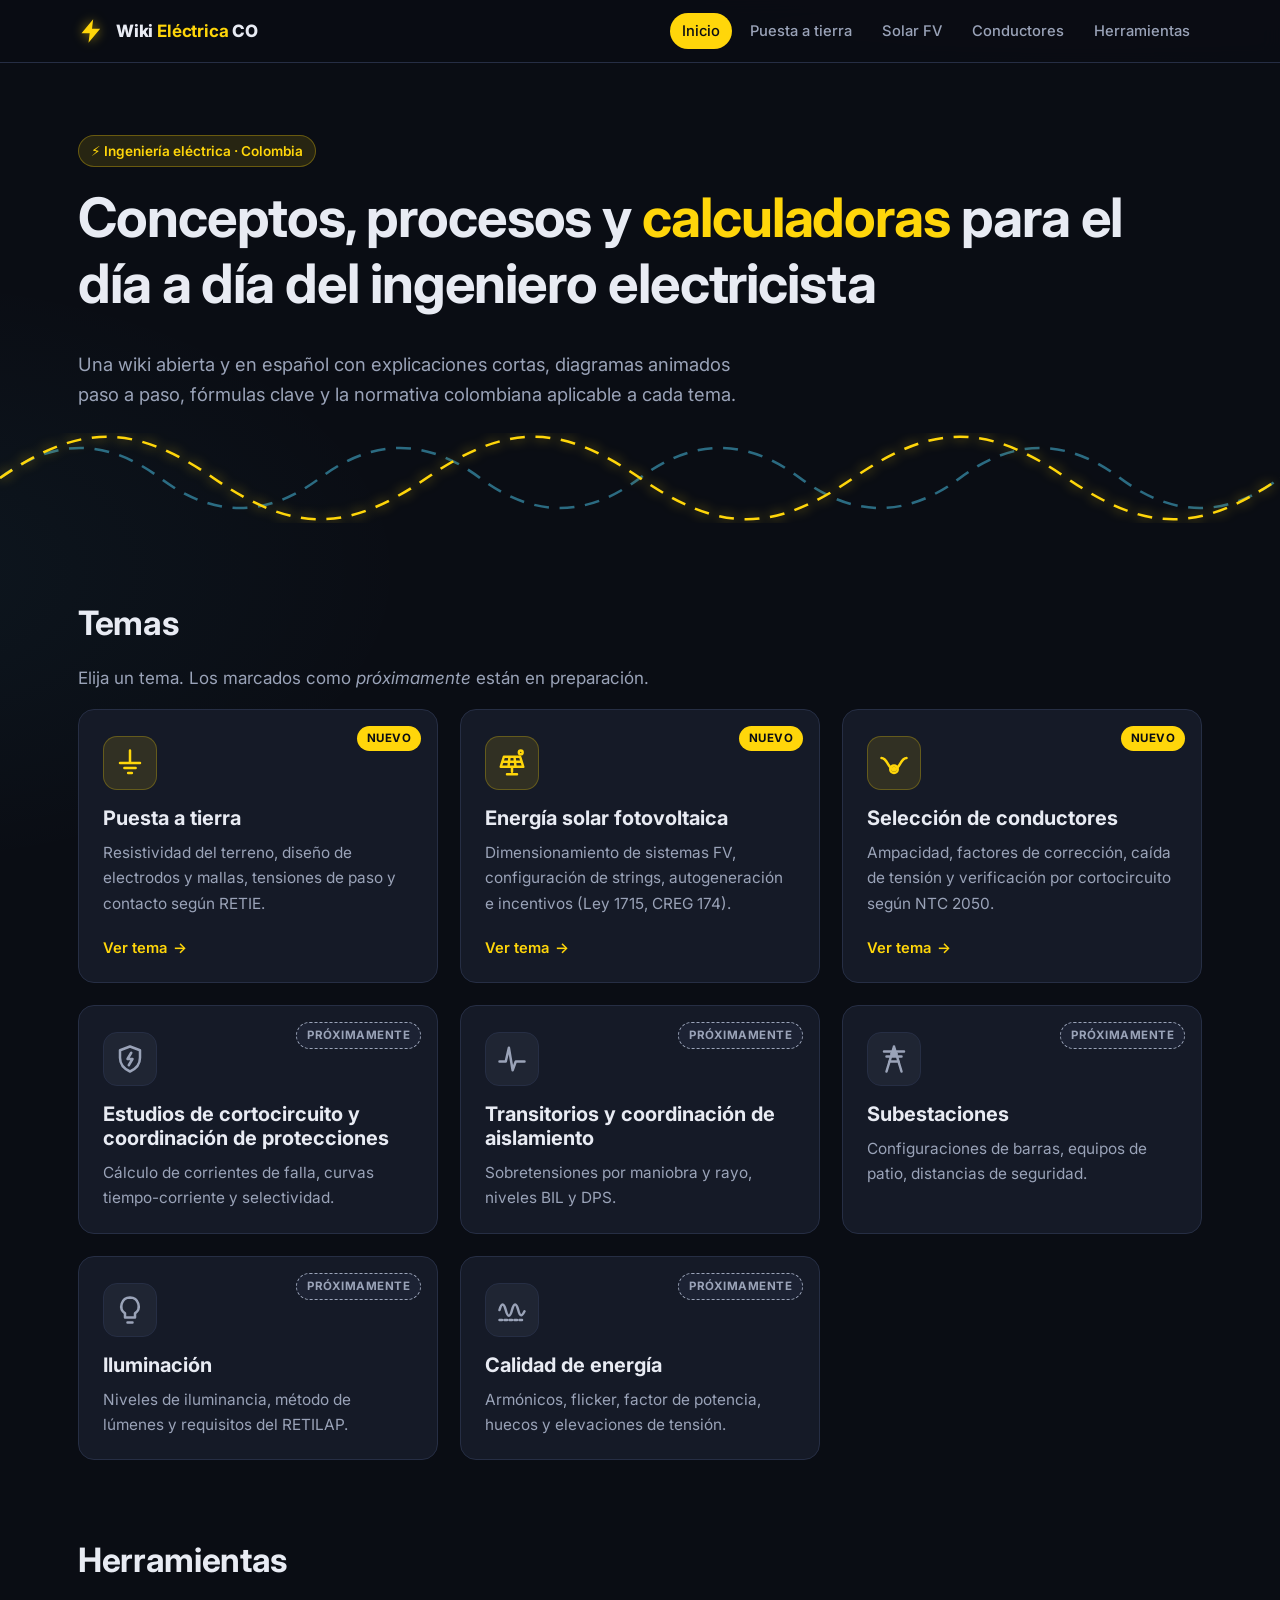
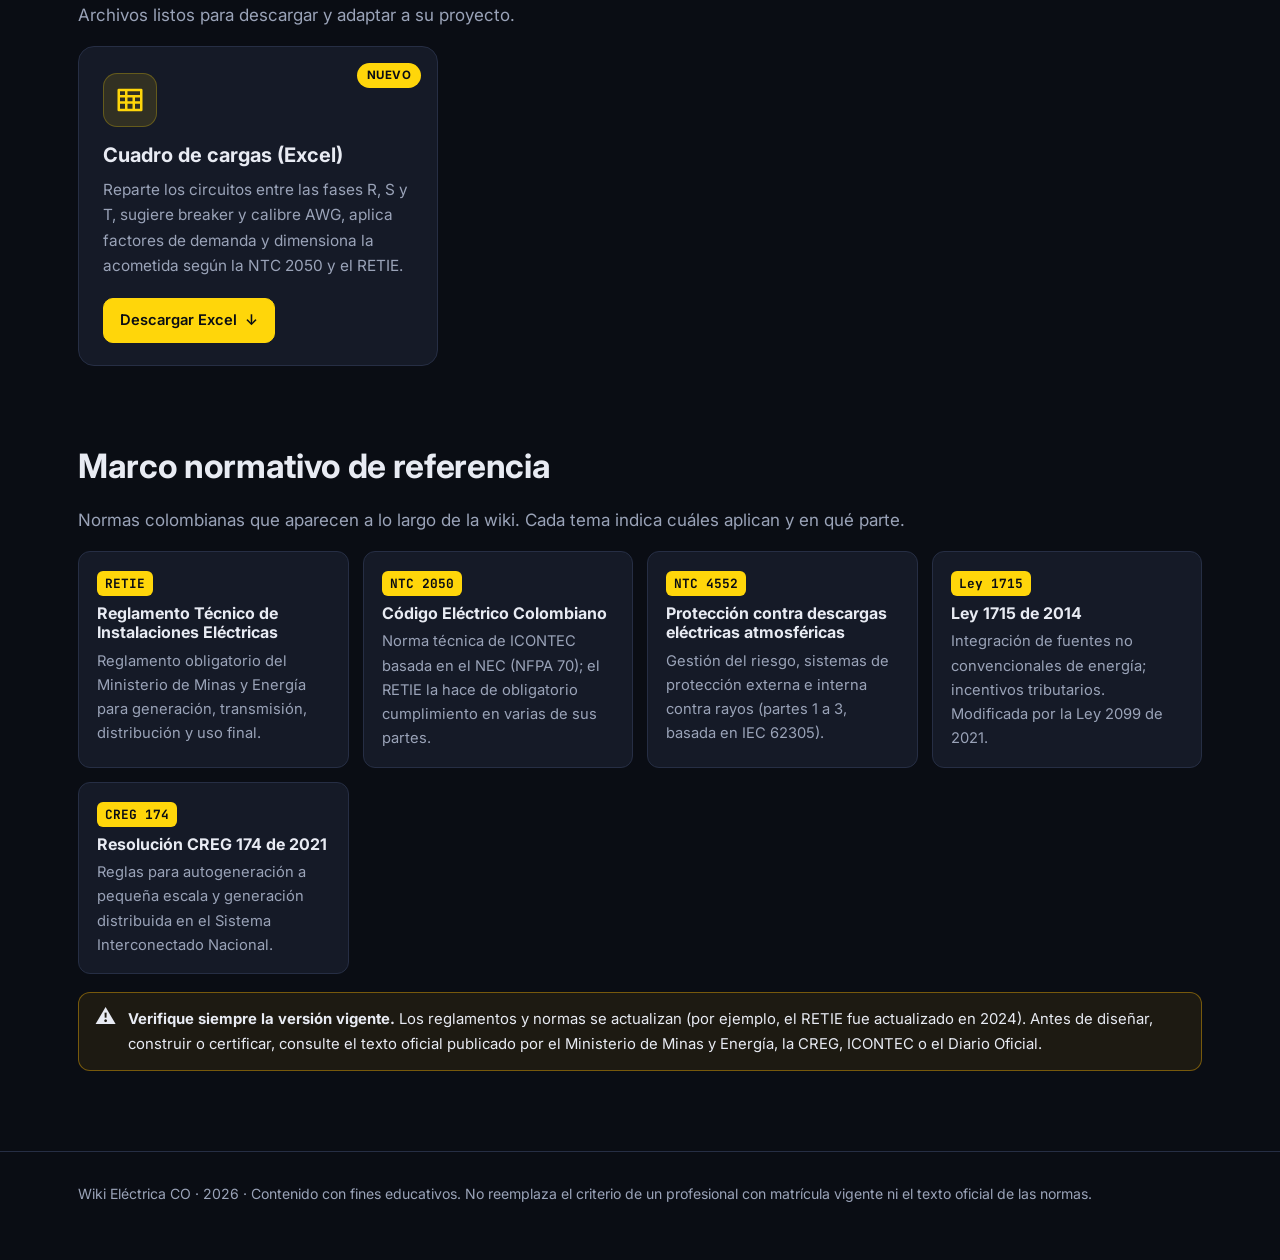
<file: index.html>
<!doctype html>
<html lang="es">
<head>
  <meta charset="utf-8">
  <meta name="viewport" content="width=device-width, initial-scale=1">
  <title>Wiki Eléctrica Colombia</title>
  <meta name="description" content="Wiki de ingeniería eléctrica en Colombia: puesta a tierra, energía solar fotovoltaica, selección de conductores y normativa (RETIE, NTC 2050, NTC 4552, Ley 1715, CREG 174).">
  <meta name="theme-color" content="#0a0d14">
  <link rel="icon" href="assets/favicon.svg" type="image/svg+xml">
  <link rel="preconnect" href="https://fonts.googleapis.com">
  <link rel="preconnect" href="https://fonts.gstatic.com" crossorigin>
  <link href="https://fonts.googleapis.com/css2?family=Inter:wght@400;500;600;700;800&family=JetBrains+Mono:wght@500;700&display=swap" rel="stylesheet">
  <link rel="stylesheet" href="css/styles.css">
</head>
<body>

  <header class="topbar">
    <div class="container">
      <a class="brand" href="index.html">
        <svg viewBox="0 0 24 24" fill="#ffd60a" aria-hidden="true"><path d="M13 2 3 14h7l-1 8 10-12h-7l1-8z"/></svg>
        <span>Wiki <b>Eléctrica</b> CO</span>
      </a>
      <button class="menu-btn" aria-label="Abrir menú" aria-expanded="false">☰</button>
      <nav class="nav">
        <a href="index.html" class="active">Inicio</a>
        <a href="temas/puesta-a-tierra.html">Puesta a tierra</a>
        <a href="temas/energia-solar.html">Solar FV</a>
        <a href="temas/seleccion-conductores.html">Conductores</a>
        <a href="#herramientas">Herramientas</a>
      </nav>
    </div>
  </header>

  <main>
    <section class="hero">
      <div class="container">
        <span class="kicker reveal">⚡ Ingeniería eléctrica · Colombia</span>
        <h1 class="reveal" data-delay="1">Conceptos, procesos y <span class="accent">calculadoras</span> para el día a día del ingeniero electricista</h1>
        <p class="lead reveal" data-delay="2">Una wiki abierta y en español con explicaciones cortas, diagramas animados paso a paso, fórmulas clave y la normativa colombiana aplicable a cada tema.</p>
      </div>
      <svg class="hero-wave" viewBox="0 0 1200 90" preserveAspectRatio="none" aria-hidden="true">
        <path class="second" d="M0 45 C 50 5, 100 5, 150 45 S 250 85, 300 45 S 400 5, 450 45 S 550 85, 600 45 S 700 5, 750 45 S 850 85, 900 45 S 1000 5, 1050 45 S 1150 85, 1200 45"/>
        <path d="M0 45 C 75 -10, 125 -10, 200 45 S 325 100, 400 45 S 525 -10, 600 45 S 725 100, 800 45 S 925 -10, 1000 45 S 1125 100, 1200 45"/>
      </svg>
    </section>

    <section id="temas">
      <div class="container">
        <h2 class="reveal">Temas</h2>
        <p class="muted reveal">Elija un tema. Los marcados como <em>próximamente</em> están en preparación.</p>

        <div class="cards">
          <!-- ===== Temas disponibles ===== -->
          <a class="card live reveal" data-delay="1" href="temas/puesta-a-tierra.html">
            <span class="badge new">Nuevo</span>
            <div class="icon"><svg viewBox="0 0 24 24"><path d="M12 2v10M4 12h16M7.5 16h9M10.5 20h3"/></svg></div>
            <h3>Puesta a tierra</h3>
            <p>Resistividad del terreno, diseño de electrodos y mallas, tensiones de paso y contacto según RETIE.</p>
            <span class="go">Ver tema <span>→</span></span>
          </a>

          <a class="card live reveal" data-delay="2" href="temas/energia-solar.html">
            <span class="badge new">Nuevo</span>
            <div class="icon"><svg viewBox="0 0 24 24"><path d="M3 15l2.5-8h13l2.5 8zM4.2 11h15.6M10 7l-.8 8M14 7l.8 8M12 15v4M8 21h8"/><circle cx="19" cy="3.5" r="1.5"/></svg></div>
            <h3>Energía solar fotovoltaica</h3>
            <p>Dimensionamiento de sistemas FV, configuración de strings, autogeneración e incentivos (Ley 1715, CREG 174).</p>
            <span class="go">Ver tema <span>→</span></span>
          </a>

          <a class="card live reveal" data-delay="3" href="temas/seleccion-conductores.html">
            <span class="badge new">Nuevo</span>
            <div class="icon"><svg viewBox="0 0 24 24"><path d="M2 8c5 0 5 9 10 9s5-9 10-9"/><circle cx="12" cy="17" r="3"/><circle cx="12" cy="17" r="1"/></svg></div>
            <h3>Selección de conductores</h3>
            <p>Ampacidad, factores de corrección, caída de tensión y verificación por cortocircuito según NTC 2050.</p>
            <span class="go">Ver tema <span>→</span></span>
          </a>

          <!-- ===== Próximamente =====
               Para publicar uno: cambie <div class="card soon"> por
               <a class="card live" href="temas/archivo.html"> y quite el badge. -->
          <div class="card soon reveal" data-delay="4" aria-disabled="true">
            <span class="badge">Próximamente</span>
            <div class="icon"><svg viewBox="0 0 24 24"><path d="M12 2l8 3v6c0 5-3.5 9-8 11-4.5-2-8-6-8-11V5z"/><path d="M13 7l-3 5h4l-3 5"/></svg></div>
            <h3>Estudios de cortocircuito y coordinación de protecciones</h3>
            <p>Cálculo de corrientes de falla, curvas tiempo-corriente y selectividad.</p>
          </div>

          <div class="card soon reveal" data-delay="5" aria-disabled="true">
            <span class="badge">Próximamente</span>
            <div class="icon"><svg viewBox="0 0 24 24"><path d="M2 14h5l2.5-11 3 18 2.5-7h7"/></svg></div>
            <h3>Transitorios y coordinación de aislamiento</h3>
            <p>Sobretensiones por maniobra y rayo, niveles BIL y DPS.</p>
          </div>

          <div class="card soon reveal" data-delay="6" aria-disabled="true">
            <span class="badge">Próximamente</span>
            <div class="icon"><svg viewBox="0 0 24 24"><path d="M12 2 6 22M12 2l6 20M8.2 14h7.6M9.8 8h4.4M4 6h16M6 10h12"/></svg></div>
            <h3>Subestaciones</h3>
            <p>Configuraciones de barras, equipos de patio, distancias de seguridad.</p>
          </div>

          <div class="card soon reveal" data-delay="7" aria-disabled="true">
            <span class="badge">Próximamente</span>
            <div class="icon"><svg viewBox="0 0 24 24"><path d="M9 18h6M10 22h4M12 2a7 7 0 0 0-4 12.7V18h8v-3.3A7 7 0 0 0 12 2z"/></svg></div>
            <h3>Iluminación</h3>
            <p>Niveles de iluminancia, método de lúmenes y requisitos del RETILAP.</p>
          </div>

          <div class="card soon reveal" data-delay="7" aria-disabled="true">
            <span class="badge">Próximamente</span>
            <div class="icon"><svg viewBox="0 0 24 24"><path d="M2 12c1.5-6 3.5-6 5 0s3.5 6 5 0 3.5-6 5 0 3 5 5 1"/><path d="M2 20h20" stroke-dasharray="2 2"/></svg></div>
            <h3>Calidad de energía</h3>
            <p>Armónicos, flicker, factor de potencia, huecos y elevaciones de tensión.</p>
          </div>
        </div>
      </div>
    </section>

    <section id="herramientas">
      <div class="container">
        <h2 class="reveal">Herramientas</h2>
        <p class="muted reveal">Archivos listos para descargar y adaptar a su proyecto.</p>

        <div class="cards">
          <div class="card live reveal" data-delay="1">
            <span class="badge new">Nuevo</span>
            <div class="icon"><svg viewBox="0 0 24 24"><path d="M3 4h18v16H3zM3 9h18M3 14h18M9 4v16M15 9v11"/></svg></div>
            <h3>Cuadro de cargas (Excel)</h3>
            <p>Reparte los circuitos entre las fases R, S y T, sugiere breaker y calibre AWG, aplica factores de demanda y dimensiona la acometida según la NTC 2050 y el RETIE.</p>
            <a class="btn primary" href="herramientas/cuadro_de_cargas.xlsx" download>Descargar Excel <span aria-hidden="true">↓</span></a>
          </div>
        </div>
      </div>
    </section>

    <section id="normativa">
      <div class="container">
        <h2 class="reveal">Marco normativo de referencia</h2>
        <p class="muted reveal">Normas colombianas que aparecen a lo largo de la wiki. Cada tema indica cuáles aplican y en qué parte.</p>
        <div class="norms">
          <div class="norm reveal" data-delay="1">
            <span class="tag">RETIE</span>
            <h4>Reglamento Técnico de Instalaciones Eléctricas</h4>
            <p>Reglamento obligatorio del Ministerio de Minas y Energía para generación, transmisión, distribución y uso final.</p>
          </div>
          <div class="norm reveal" data-delay="2">
            <span class="tag">NTC 2050</span>
            <h4>Código Eléctrico Colombiano</h4>
            <p>Norma técnica de ICONTEC basada en el NEC (NFPA 70); el RETIE la hace de obligatorio cumplimiento en varias de sus partes.</p>
          </div>
          <div class="norm reveal" data-delay="3">
            <span class="tag">NTC 4552</span>
            <h4>Protección contra descargas eléctricas atmosféricas</h4>
            <p>Gestión del riesgo, sistemas de protección externa e interna contra rayos (partes 1 a 3, basada en IEC 62305).</p>
          </div>
          <div class="norm reveal" data-delay="4">
            <span class="tag">Ley 1715</span>
            <h4>Ley 1715 de 2014</h4>
            <p>Integración de fuentes no convencionales de energía; incentivos tributarios. Modificada por la Ley 2099 de 2021.</p>
          </div>
          <div class="norm reveal" data-delay="5">
            <span class="tag">CREG 174</span>
            <h4>Resolución CREG 174 de 2021</h4>
            <p>Reglas para autogeneración a pequeña escala y generación distribuida en el Sistema Interconectado Nacional.</p>
          </div>
        </div>
        <div class="notice reveal">
          <span class="ico">⚠️</span>
          <p><strong>Verifique siempre la versión vigente.</strong> Los reglamentos y normas se actualizan (por ejemplo, el RETIE fue actualizado en 2024). Antes de diseñar, construir o certificar, consulte el texto oficial publicado por el Ministerio de Minas y Energía, la CREG, ICONTEC o el Diario Oficial.</p>
        </div>
      </div>
    </section>
  </main>

  <footer>
    <div class="container">
      <p>Wiki Eléctrica CO · <span data-year></span> · Contenido con fines educativos. No reemplaza el criterio de un profesional con matrícula vigente ni el texto oficial de las normas.</p>
    </div>
  </footer>

  <script src="js/main.js"></script>
</body>
</html>
</file>
<file: css/styles.css>
/* =========================================================
   Wiki Eléctrica Colombia — estilos globales
   Tema oscuro con acentos amarillo eléctrico.
   Para cambiar colores, edite las variables de :root.
   ========================================================= */

:root {
  --bg: #0a0d14;
  --bg-2: #10141f;
  --surface: #151a27;
  --surface-2: #1c2233;
  --border: #262e44;
  --text: #e8ebf3;
  --muted: #9aa3b8;
  --accent: #ffd60a;        /* amarillo eléctrico */
  --accent-2: #ffb703;
  --accent-soft: rgba(255, 214, 10, 0.12);
  --cyan: #4cc9f0;
  --green: #52d17c;
  --red: #ff5d73;
  --radius: 16px;
  --shadow: 0 10px 30px rgba(0, 0, 0, 0.35);
  --max: 1180px;
  --font: "Inter", system-ui, -apple-system, "Segoe UI", Roboto, sans-serif;
  --mono: "JetBrains Mono", ui-monospace, SFMono-Regular, Menlo, monospace;
}

*,
*::before,
*::after { box-sizing: border-box; }

html { scroll-behavior: smooth; }

body {
  margin: 0;
  font-family: var(--font);
  font-size: 17px;
  line-height: 1.65;
  color: var(--text);
  background:
    radial-gradient(1200px 600px at 85% -10%, rgba(255, 214, 10, 0.07), transparent 60%),
    radial-gradient(900px 500px at -10% 20%, rgba(76, 201, 240, 0.05), transparent 60%),
    var(--bg);
  min-height: 100vh;
}

img, svg { max-width: 100%; }

a { color: var(--accent); text-decoration: none; }
a:hover { text-decoration: underline; }

h1, h2, h3, h4 { line-height: 1.2; margin: 0 0 0.6em; }
h1 { font-size: clamp(2rem, 5vw, 3.4rem); letter-spacing: -0.02em; }
h2 { font-size: clamp(1.5rem, 3.4vw, 2.1rem); letter-spacing: -0.01em; }
h3 { font-size: 1.2rem; }
p { margin: 0 0 1em; }

.container { width: 100%; max-width: var(--max); margin: 0 auto; padding: 0 16px; }
@media (min-width: 700px) { .container { padding: 0 28px; } }

.accent { color: var(--accent); }
.muted { color: var(--muted); }

/* ---------- Barra superior ---------- */
.topbar {
  position: sticky;
  top: 0;
  z-index: 50;
  background: rgba(10, 13, 20, 0.82);
  backdrop-filter: blur(10px);
  -webkit-backdrop-filter: blur(10px);
  border-bottom: 1px solid var(--border);
}
.topbar .container {
  display: flex;
  align-items: center;
  justify-content: space-between;
  gap: 16px;
  height: 62px;
}
.brand {
  display: flex;
  align-items: center;
  gap: 10px;
  font-weight: 800;
  color: var(--text);
  letter-spacing: -0.01em;
}
.brand:hover { text-decoration: none; }
.brand svg { width: 28px; height: 28px; filter: drop-shadow(0 0 6px rgba(255, 214, 10, 0.6)); }
.brand span b { color: var(--accent); }

.nav { display: flex; gap: 6px; }
.nav a {
  color: var(--muted);
  padding: 6px 12px;
  border-radius: 999px;
  font-size: 0.92rem;
  font-weight: 500;
}
.nav a:hover, .nav a.active { color: var(--bg); background: var(--accent); text-decoration: none; }

.menu-btn {
  display: none;
  background: none;
  border: 1px solid var(--border);
  color: var(--text);
  border-radius: 10px;
  padding: 6px 10px;
  font-size: 1.1rem;
  cursor: pointer;
}
@media (max-width: 760px) {
  .menu-btn { display: block; }
  .nav {
    position: absolute;
    top: 62px; left: 0; right: 0;
    flex-direction: column;
    background: var(--bg-2);
    border-bottom: 1px solid var(--border);
    padding: 10px 16px 16px;
    display: none;
  }
  .nav.open { display: flex; }
  .nav a { padding: 10px 12px; }
}

/* ---------- Hero ---------- */
.hero { padding: 72px 0 40px; position: relative; overflow: hidden; }
.hero .kicker {
  display: inline-flex;
  align-items: center;
  gap: 8px;
  font-size: 0.85rem;
  font-weight: 600;
  color: var(--accent);
  background: var(--accent-soft);
  border: 1px solid rgba(255, 214, 10, 0.3);
  padding: 4px 12px;
  border-radius: 999px;
  margin-bottom: 18px;
}
.hero p.lead { font-size: 1.15rem; color: var(--muted); max-width: 680px; }
.hero-wave { width: 100%; height: 90px; margin-top: 24px; display: block; }
.hero-wave path {
  fill: none;
  stroke: var(--accent);
  stroke-width: 2.5;
  stroke-dasharray: 14 10;
  animation: dash-move 1.6s linear infinite;
  filter: drop-shadow(0 0 6px rgba(255, 214, 10, 0.7));
}
.hero-wave path.second { stroke: var(--cyan); opacity: 0.5; animation-duration: 2.4s; filter: none; }

.page-hero { padding: 48px 0 24px; }
.breadcrumb { font-size: 0.9rem; color: var(--muted); margin-bottom: 14px; }
.breadcrumb a { color: var(--muted); }
.breadcrumb a:hover { color: var(--accent); }

/* ---------- Secciones ---------- */
section { padding: 40px 0; }
section[id] { scroll-margin-top: 70px; }  /* el título no queda bajo la barra fija al saltar a un ancla */
.section-title { display: flex; align-items: center; gap: 12px; margin-bottom: 20px; }
.section-title .num {
  flex: none;
  width: 38px; height: 38px;
  display: grid; place-items: center;
  border-radius: 10px;
  background: var(--accent);
  color: var(--bg);
  font-weight: 800;
}
.section-title h2 { margin: 0; }

.panel {
  background: linear-gradient(180deg, var(--surface), var(--bg-2));
  border: 1px solid var(--border);
  border-radius: var(--radius);
  padding: 24px;
  box-shadow: var(--shadow);
}
@media (max-width: 600px) { .panel { padding: 18px; } }

.grid-2 { display: grid; grid-template-columns: 1fr; gap: 20px; }
@media (min-width: 860px) { .grid-2 { grid-template-columns: 1fr 1fr; } }

/* ---------- Tarjetas de temas ---------- */
.cards {
  display: grid;
  grid-template-columns: repeat(auto-fill, minmax(270px, 1fr));
  gap: 22px;
}
.card {
  position: relative;
  display: flex;
  flex-direction: column;
  gap: 10px;
  padding: 26px 24px 22px;
  border-radius: var(--radius);
  background: var(--surface);
  border: 1px solid var(--border);
  color: var(--text);
  overflow: hidden;
  isolation: isolate;
  transition: transform 0.35s cubic-bezier(.2,.8,.2,1), border-color 0.35s, box-shadow 0.35s;
}
.card:hover { text-decoration: none; }
/* Brillo que sigue al cursor (posición la fija main.js) */
.card::before {
  content: "";
  position: absolute;
  inset: 0;
  z-index: -1;
  background: radial-gradient(380px circle at var(--mx, 50%) var(--my, 0%), rgba(255, 214, 10, 0.16), transparent 45%);
  opacity: 0;
  transition: opacity 0.35s;
}
/* Línea de "corriente" que recorre el borde superior */
.card::after {
  content: "";
  position: absolute;
  left: -40%;
  top: 0;
  width: 40%;
  height: 2px;
  background: linear-gradient(90deg, transparent, var(--accent), transparent);
  opacity: 0;
}
.card.live:hover {
  transform: translateY(-6px);
  border-color: rgba(255, 214, 10, 0.55);
  box-shadow: 0 18px 40px rgba(0, 0, 0, 0.45), 0 0 0 1px rgba(255, 214, 10, 0.2), 0 0 30px rgba(255, 214, 10, 0.12);
}
.card.live:hover::before { opacity: 1; }
.card.live:hover::after { opacity: 1; animation: spark-run 1.1s ease-in-out infinite; }
.card .icon {
  width: 54px; height: 54px;
  border-radius: 14px;
  display: grid; place-items: center;
  background: var(--accent-soft);
  border: 1px solid rgba(255, 214, 10, 0.25);
  transition: transform 0.4s;
}
.card .icon svg { width: 30px; height: 30px; stroke: var(--accent); fill: none; stroke-width: 2; stroke-linecap: round; stroke-linejoin: round; }
.card.live:hover .icon { transform: rotate(-8deg) scale(1.08); }
.card h3 { margin: 6px 0 0; font-size: 1.25rem; }
.card p { color: var(--muted); font-size: 0.96rem; margin: 0; flex: 1; }
.card .go {
  margin-top: 10px;
  font-weight: 600;
  font-size: 0.92rem;
  color: var(--accent);
  display: inline-flex; align-items: center; gap: 6px;
}
.card .go span { transition: transform 0.3s; }
.card.live:hover .go span { transform: translateX(6px); }

/* Botón dentro de una tarjeta (sección Herramientas) */
.card .btn { align-self: flex-start; margin-top: 10px; }
.card .btn:hover { text-decoration: none; }
.card .btn span { display: inline-block; }
.card.live:hover .btn span { animation: bob 1s ease-in-out infinite; }

.card.soon { opacity: 0.6; cursor: default; }
.card.soon .icon { background: rgba(154, 163, 184, 0.08); border-color: var(--border); }
.card.soon .icon svg { stroke: var(--muted); }
.card.soon:hover { opacity: 0.8; }
.badge {
  position: absolute;
  top: 16px; right: 16px;
  font-size: 0.72rem;
  font-weight: 700;
  letter-spacing: 0.04em;
  text-transform: uppercase;
  padding: 3px 10px;
  border-radius: 999px;
  background: var(--surface-2);
  border: 1px dashed var(--muted);
  color: var(--muted);
}
.badge.new { background: var(--accent); color: var(--bg); border: none; }

/* ---------- Aparición suave al hacer scroll ---------- */
.reveal { opacity: 0; transform: translateY(26px); transition: opacity 0.7s ease, transform 0.7s cubic-bezier(.2,.8,.2,1); }
.reveal.visible { opacity: 1; transform: none; }
.reveal[data-delay="1"] { transition-delay: 0.08s; }
.reveal[data-delay="2"] { transition-delay: 0.16s; }
.reveal[data-delay="3"] { transition-delay: 0.24s; }
.reveal[data-delay="4"] { transition-delay: 0.32s; }
.reveal[data-delay="5"] { transition-delay: 0.40s; }
.reveal[data-delay="6"] { transition-delay: 0.48s; }
.reveal[data-delay="7"] { transition-delay: 0.56s; }

/* ---------- Explicación ---------- */
.concept { display: grid; gap: 20px; grid-template-columns: 1fr; align-items: center; }
@media (min-width: 860px) { .concept { grid-template-columns: 1.2fr 1fr; } }
.keypoints { list-style: none; padding: 0; margin: 0; display: grid; gap: 10px; }
.keypoints li {
  padding: 10px 14px 10px 40px;
  border-radius: 12px;
  background: var(--surface-2);
  border: 1px solid var(--border);
  position: relative;
}
.keypoints li::before {
  content: "⚡";
  position: absolute; left: 12px; top: 9px;
}

/* ---------- Paso a paso (stepper) ---------- */
.stepper { display: grid; gap: 20px; grid-template-columns: 1fr; }
@media (min-width: 900px) { .stepper { grid-template-columns: 330px 1fr; } }

.step-list { list-style: none; margin: 0; padding: 0; display: grid; gap: 8px; counter-reset: paso; }
@media (max-width: 899px) {
  .step-list { display: flex; overflow-x: auto; gap: 8px; padding-bottom: 6px; scroll-snap-type: x mandatory; }
  .step-list li { flex: 0 0 auto; scroll-snap-align: start; }
}
.step-list button {
  width: 100%;
  text-align: left;
  display: flex; align-items: center; gap: 12px;
  background: var(--surface);
  border: 1px solid var(--border);
  color: var(--muted);
  border-radius: 12px;
  padding: 10px 14px;
  cursor: pointer;
  font: inherit;
  font-size: 0.95rem;
  transition: all 0.25s;
}
.step-list button:hover { color: var(--text); border-color: rgba(255, 214, 10, 0.4); }
.step-list button .n {
  flex: none;
  width: 28px; height: 28px;
  display: grid; place-items: center;
  border-radius: 50%;
  border: 1.5px solid var(--muted);
  font-weight: 700; font-size: 0.85rem;
  transition: all 0.25s;
}
.step-list button[aria-selected="true"] {
  color: var(--text);
  background: var(--surface-2);
  border-color: var(--accent);
  box-shadow: 0 0 0 1px rgba(255, 214, 10, 0.2), 0 0 24px rgba(255, 214, 10, 0.08);
}
.step-list button[aria-selected="true"] .n { background: var(--accent); border-color: var(--accent); color: var(--bg); }
.step-list button.done .n { border-color: var(--green); color: var(--green); }
@media (max-width: 899px) { .step-list button { white-space: nowrap; } }

.step-stage {
  background: var(--surface);
  border: 1px solid var(--border);
  border-radius: var(--radius);
  padding: 20px;
  min-height: 420px;
  display: flex; flex-direction: column;
}
.step-panel { display: none; }
.step-panel.active { display: block; animation: fade-up 0.5s ease both; }
.step-panel h3 { color: var(--accent); }
.step-panel .figure, .calc .figure {
  background: radial-gradient(circle at 50% 30%, #161d2e, #0d111b);
  border: 1px solid var(--border);
  border-radius: 12px;
  padding: 8px;
  margin-bottom: 14px;
}
.step-panel svg.diagram, .calc svg.diagram { display: block; width: 100%; height: auto; max-height: 300px; }
.calc .figure { margin-bottom: 0; }
.step-controls { display: flex; gap: 10px; justify-content: space-between; align-items: center; margin-top: auto; padding-top: 14px; flex-wrap: wrap; }
.progress { flex: 1; min-width: 120px; height: 4px; background: var(--border); border-radius: 4px; overflow: hidden; }
.progress span { display: block; height: 100%; width: 0; background: var(--accent); transition: width 0.4s; }

.btn {
  display: inline-flex; align-items: center; gap: 8px;
  border: 1px solid var(--border);
  background: var(--surface-2);
  color: var(--text);
  font: inherit; font-weight: 600; font-size: 0.92rem;
  padding: 9px 16px;
  border-radius: 10px;
  cursor: pointer;
  transition: all 0.2s;
}
.btn:hover { border-color: var(--accent); color: var(--accent); }
.btn.primary { background: var(--accent); color: var(--bg); border-color: var(--accent); }
.btn.primary:hover { background: var(--accent-2); color: var(--bg); }
.btn:disabled { opacity: 0.4; cursor: not-allowed; }

/* ---------- Clases de animación SVG ----------
   Sólo se ejecutan cuando el paso está activo, o siempre en un
   diagrama con la clase "live" (por ejemplo, el de una calculadora).
   Use style="--d:0.6s" para retrasar un elemento. */
.diagram { font-size: 13px; }
.diagram text { font-family: var(--font); fill: var(--text); }
.diagram .lbl { fill: var(--muted); font-size: 11.5px; }
.diagram .hl { fill: var(--accent); font-weight: 700; }
.diagram .stroke-a { stroke: var(--accent); }
.diagram .ground { fill: #2a2117; }
.diagram .soil-line { stroke: #6b5536; stroke-width: 2; }

.step-panel.active .draw, .diagram.live .draw {
  stroke-dasharray: var(--len, 600);
  stroke-dashoffset: var(--len, 600);
  animation: draw 1.4s ease forwards;
  animation-delay: var(--d, 0s);
}
.step-panel.active .pop, .diagram.live .pop {
  opacity: 0;
  transform-box: fill-box;
  transform-origin: center;
  animation: pop 0.5s cubic-bezier(.2,1.4,.4,1) forwards;
  animation-delay: var(--d, 0s);
}
.step-panel.active .fade, .diagram.live .fade {
  opacity: 0;
  animation: fade 0.6s ease forwards;
  animation-delay: var(--d, 0s);
}
.step-panel.active .rise {
  transform-box: fill-box;
  transform-origin: bottom;
  transform: scaleY(0);
  animation: rise 0.8s cubic-bezier(.2,.8,.2,1) forwards;
  animation-delay: var(--d, 0s);
}
.step-panel.active .grow {
  transform-box: fill-box;
  transform-origin: left;
  transform: scaleX(0);
  animation: growx 0.9s cubic-bezier(.2,.8,.2,1) forwards;
  animation-delay: var(--d, 0s);
}
.step-panel.active .flow, .diagram.live .flow {
  stroke-dasharray: 8 8;
  animation: dash-move 0.9s linear infinite;
}
.step-panel.active .flow.rev { animation-direction: reverse; }
.step-panel.active .pulse, .diagram.live .pulse {
  transform-box: fill-box;
  transform-origin: center;
  animation: pulse 1.6s ease-in-out infinite;
  animation-delay: var(--d, 0s);
}
.step-panel.active .blink { animation: blink 1s steps(2, start) infinite; animation-delay: var(--d, 0s); }
.step-panel.active .spin { transform-box: fill-box; transform-origin: center; animation: spin 12s linear infinite; }
.step-panel.active .bob { animation: bob 2s ease-in-out infinite; }
.step-panel.active .scan { animation: scan 2.2s cubic-bezier(.4,0,.2,1) forwards; animation-delay: var(--d, 0s); }
.step-panel.active .heat { animation: heat 1.4s ease-in-out infinite alternate; }

@keyframes draw { to { stroke-dashoffset: 0; } }
@keyframes pop { from { opacity: 0; transform: scale(0.3); } to { opacity: 1; transform: scale(1); } }
@keyframes fade { to { opacity: 1; } }
@keyframes rise { to { transform: scaleY(1); } }
@keyframes growx { to { transform: scaleX(1); } }
@keyframes dash-move { to { stroke-dashoffset: -32; } }
@keyframes pulse { 0%, 100% { transform: scale(1); opacity: 1; } 50% { transform: scale(1.15); opacity: 0.6; } }
@keyframes blink { to { visibility: hidden; } }
@keyframes spin { to { transform: rotate(360deg); } }
@keyframes bob { 0%, 100% { transform: translateY(0); } 50% { transform: translateY(-4px); } }
@keyframes scan { to { transform: translateY(var(--ty, 0px)); } }
@keyframes heat { from { fill: #d9965a; } to { fill: #ff5d73; } }
@keyframes fade-up { from { opacity: 0; transform: translateY(10px); } to { opacity: 1; transform: none; } }
@keyframes spark-run { from { left: -40%; } to { left: 100%; } }

/* ---------- Fórmulas ---------- */
.formulas { display: grid; gap: 16px; grid-template-columns: repeat(auto-fit, minmax(300px, 1fr)); }
.formula {
  background: var(--surface);
  border: 1px solid var(--border);
  border-left: 4px solid var(--accent);
  border-radius: 12px;
  padding: 18px 20px;
}
.formula h4 { margin: 0 0 6px; font-size: 1rem; }
.formula .eq {
  overflow-x: auto;
  padding: 10px 0;
  font-size: 1.05rem;
  color: #fff;
}
.formula .where { font-size: 0.88rem; color: var(--muted); margin: 0; }
.formula .where b { color: var(--text); font-weight: 600; }
.katex { color: #fff; }
.katex .accent { color: inherit; } /* KaTeX usa la clase "accent" para las tildes */

/* ---------- Normativa ---------- */
.norms { display: grid; gap: 14px; grid-template-columns: repeat(auto-fit, minmax(260px, 1fr)); }
.norm {
  background: var(--surface);
  border: 1px solid var(--border);
  border-radius: 12px;
  padding: 16px 18px;
  transition: border-color 0.3s, transform 0.3s;
}
.norm:hover { border-color: rgba(255, 214, 10, 0.45); transform: translateY(-3px); }
.norm .tag {
  display: inline-block;
  font-family: var(--mono);
  font-size: 0.8rem;
  font-weight: 700;
  color: var(--bg);
  background: var(--accent);
  border-radius: 6px;
  padding: 2px 8px;
  margin-bottom: 8px;
}
.norm h4 { margin: 0 0 6px; font-size: 1rem; }
.norm p { margin: 0; font-size: 0.92rem; color: var(--muted); }

.notice {
  display: flex; gap: 12px; align-items: flex-start;
  margin-top: 18px;
  padding: 14px 16px;
  border-radius: 12px;
  background: rgba(255, 183, 3, 0.08);
  border: 1px solid rgba(255, 183, 3, 0.4);
  font-size: 0.93rem;
}
.notice .ico { font-size: 1.3rem; line-height: 1; }
.notice p { margin: 0; }

/* ---------- Calculadoras ---------- */
.calc { display: grid; gap: 22px; grid-template-columns: 1fr; }
@media (min-width: 860px) { .calc { grid-template-columns: 1fr 1fr; } }
.calc + .calc { margin-top: 26px; padding-top: 26px; border-top: 1px dashed var(--border); }
.field { display: grid; gap: 6px; margin-bottom: 14px; }
.field label { font-size: 0.9rem; font-weight: 600; }
.field small { color: var(--muted); font-size: 0.8rem; }
.field input, .field select {
  width: 100%;
  font: inherit;
  font-size: 1rem;
  color: var(--text);
  background: var(--bg-2);
  border: 1px solid var(--border);
  border-radius: 10px;
  padding: 10px 12px;
  transition: border-color 0.2s, box-shadow 0.2s;
}
.field input:focus, .field select:focus { outline: none; border-color: var(--accent); box-shadow: 0 0 0 3px rgba(255, 214, 10, 0.18); }
.row-2 { display: grid; gap: 12px; grid-template-columns: 1fr 1fr; }
@media (max-width: 420px) { .row-2 { grid-template-columns: 1fr; } }

.results {
  background: var(--bg-2);
  border: 1px solid var(--border);
  border-radius: 14px;
  padding: 18px;
  display: grid; gap: 12px; align-content: start;
}
.result {
  display: flex; justify-content: space-between; align-items: baseline; gap: 10px;
  padding-bottom: 10px;
  border-bottom: 1px solid var(--border);
}
.result:last-of-type { border-bottom: none; }
.result span { color: var(--muted); font-size: 0.92rem; }
.result strong { font-family: var(--mono); font-size: 1.15rem; color: var(--text); text-align: right; }
.result.big strong { font-size: 1.6rem; white-space: nowrap; color: var(--accent); text-shadow: 0 0 18px rgba(255, 214, 10, 0.35); }
.status { padding: 10px 14px; border-radius: 10px; font-size: 0.92rem; font-weight: 600; }
.status.ok { background: rgba(82, 209, 124, 0.1); color: var(--green); border: 1px solid rgba(82, 209, 124, 0.35); }
.status.bad { background: rgba(255, 93, 115, 0.1); color: var(--red); border: 1px solid rgba(255, 93, 115, 0.35); }
.status.info { background: var(--accent-soft); color: var(--accent); border: 1px solid rgba(255, 214, 10, 0.3); }
.calc-note { font-size: 0.82rem; color: var(--muted); margin: 0; }
.flash { animation: flash 0.5s ease; }
@keyframes flash { from { color: var(--accent); } }

/* Calculadora con pasos intermedios (ecuación + valores), a todo el ancho del formulario */
.calc[id] { scroll-margin-top: 80px; }
.calc > * { min-width: 0; }
.calc-actions { display: flex; flex-wrap: wrap; gap: 8px; align-items: center; margin: 0 0 16px; }
.calc-actions .btn { padding: 6px 12px; font-size: 0.85rem; }
.calc-steps { grid-column: 1 / -1; display: grid; gap: 16px; grid-template-columns: 1fr; }
.calc-steps > * { min-width: 0; }
.calc-steps .wide { grid-column: 1 / -1; }
@media (min-width: 700px) {
  .calc-steps { grid-template-columns: 1fr 1fr; }
  .calc-steps .span-2 { grid-column: span 2; }
}
@media (min-width: 1100px) {
  .calc-steps { grid-template-columns: repeat(3, 1fr); }
  .calc-steps .span-xl { grid-column: span 2; }
}
.calc-steps .formula { display: grid; gap: 8px; align-content: start; }
.calc-steps .formula h4 { margin: 0; color: var(--accent); }
.calc-steps .formula .eq { padding: 2px 0; font-size: 0.95rem; }
.calc-steps .result { padding-bottom: 8px; }
.calc-steps .result strong { font-size: 1rem; }
.result-cols { display: grid; gap: 8px 28px; grid-template-columns: repeat(auto-fit, minmax(min(100%, 250px), 1fr)); }
.results .keypoints { font-size: 0.9rem; }

/* ---------- Tabla ---------- */
.table-wrap { overflow-x: auto; }
table { width: 100%; border-collapse: collapse; font-size: 0.92rem; }
th, td { padding: 8px 10px; text-align: left; border-bottom: 1px solid var(--border); }
th { color: var(--accent); font-weight: 600; }

/* ---------- Navegación entre temas ---------- */
.pager { display: grid; gap: 14px; grid-template-columns: 1fr 1fr; }
.pager a {
  padding: 16px 18px;
  border-radius: 12px;
  border: 1px solid var(--border);
  background: var(--surface);
  color: var(--text);
  transition: border-color 0.3s;
}
.pager a:hover { border-color: var(--accent); text-decoration: none; }
.pager small { display: block; color: var(--muted); }
.pager .next { text-align: right; }

/* ---------- Pie ---------- */
footer {
  margin-top: 40px;
  padding: 30px 0 40px;
  border-top: 1px solid var(--border);
  color: var(--muted);
  font-size: 0.88rem;
}
footer .container { display: grid; gap: 8px; }

/* ---------- Movimiento reducido ---------- */
@media (prefers-reduced-motion: reduce) {
  *, *::before, *::after { animation-duration: 0.01ms !important; animation-iteration-count: 1 !important; transition-duration: 0.01ms !important; }
  .reveal { opacity: 1; transform: none; }
}

@media (max-width: 560px) {
  .step-controls .progress { order: -1; flex-basis: 100%; }
  .step-controls .btn { flex: 1; justify-content: center; padding: 9px 10px; }
}
</file>
